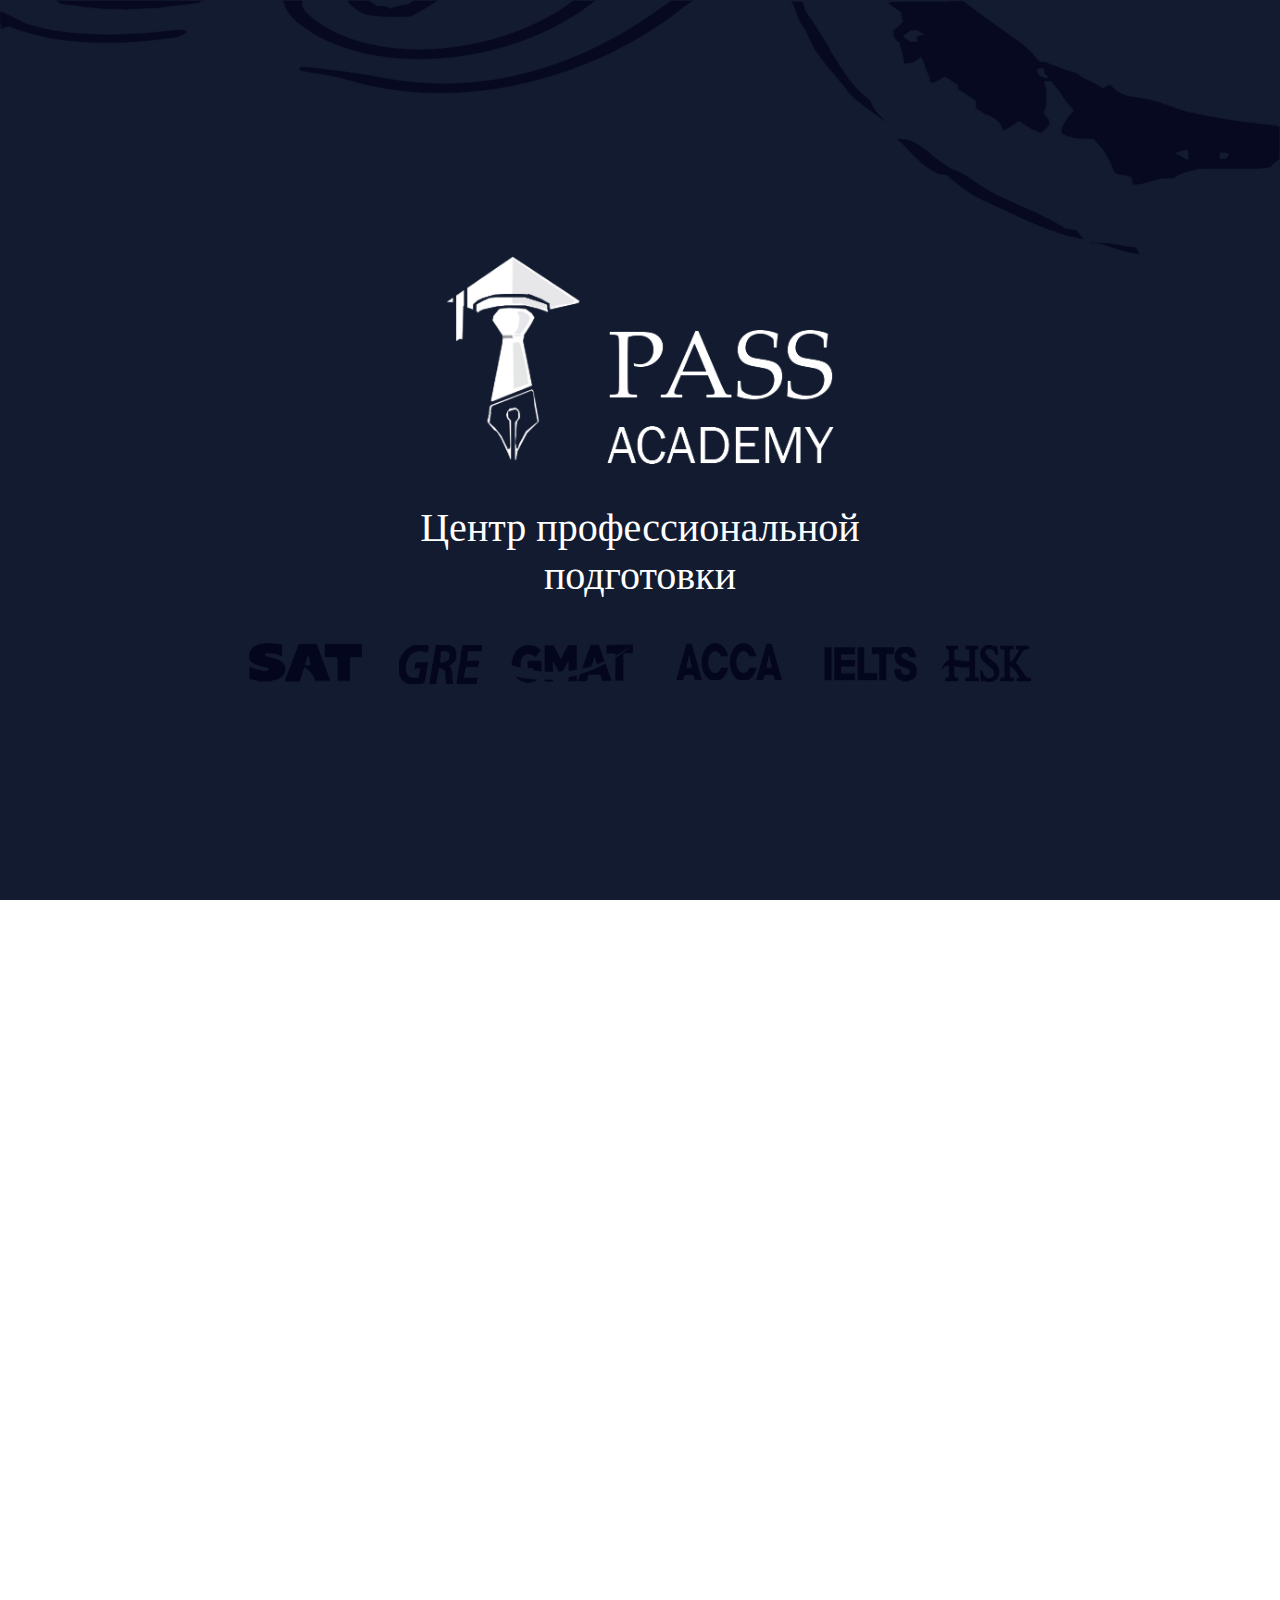
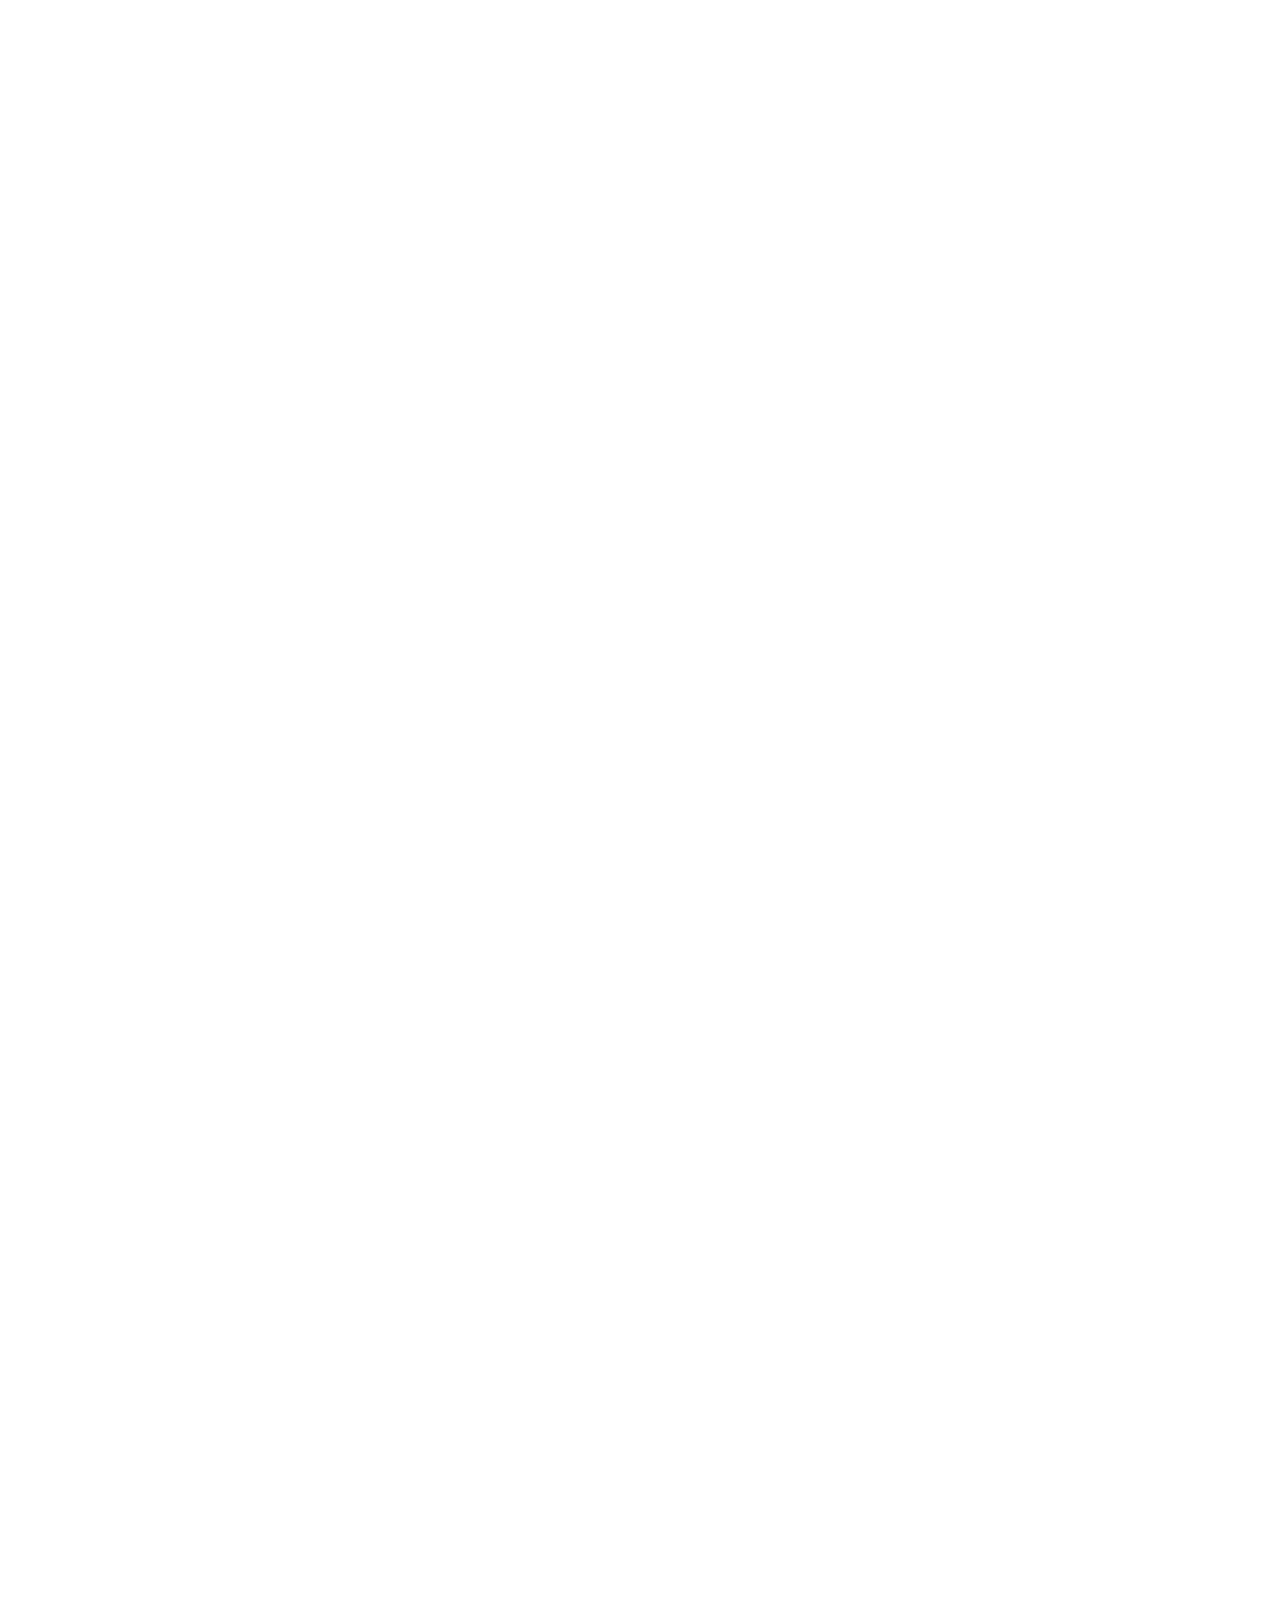
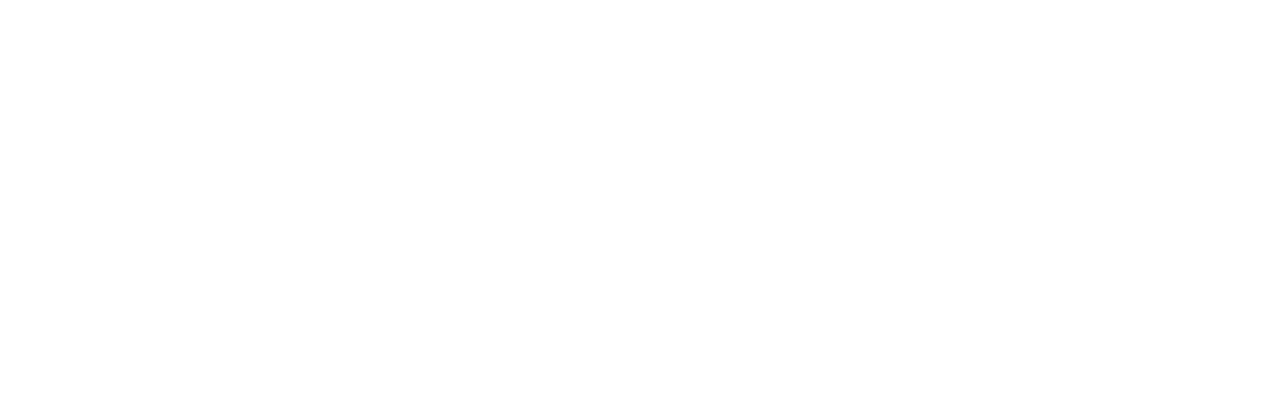
<file: index.html>
<!DOCTYPE html>
<html lang="en">

<head>

    <meta charset="utf-8">
    <meta name="viewport" content="width=device-width, initial-scale=1, shrink-to-fit=no">
    <meta name="description" content="">
    <meta name="author" content="">

    <title>Pass Academy</title>

    <!-- Bootstrap core CSS -->
    <link href="vendor/bootstrap/css/bootstrap.min.css" rel="stylesheet">
    <link href="vendor/bootstrap/css/jquery.fullPage.css" rel="stylesheet">

    <!-- Custom styles for this template -->
    <link href="css/main.css" rel="stylesheet">

    <!-- Bootstrap core JavaScript -->
    <script src="vendor/jquery/jquery.js"></script>

    <!-- Plugin JavaScript -->
    <script src="vendor/jquery/jquery.easing.min.js"></script>
    <script src="vendor/jquery/jquery.fullPage.js"></script>
    <script src="vendor/jquery/scrolloverflow.min.js"></script>
    <!-- Custom JavaScript for this theme -->
    <script>
        $(document).ready(function () {
            $('#fullpage').fullpage({
                //Navigation
                menu: '#menu',
                lockAnchors: false,
                anchors: ['page1', 'page2', 'page3', 'page4'],
                navigation: false,
                navigationPosition: 'right',
                navigationTooltips: ['01', '02', '03', '04'],
                showActiveTooltip: true,
                slidesNavigation: true,
                slidesNavPosition: 'bottom',
                easing: 'swing',
                scrollOverflow: true,

                afterLoad: function (anchorLink, index) { // you need to add the parameters
                    // simply ask fullpage for section index:
                    if (index === 1) {
                        $('#menu').hide(); // or toggle by class
                    }
                    else {
                        $('#menu').show(); // or toggle by class
                    }

                    if (index === 4) {
                        $('.scroll-next-btn').hide();
                        $('#menu a').addClass('color-dark-blue');
                        $('#menu').addClass('dark');
                    } else {
                        $('.scroll-next-btn').attr('href', '#page' + (index + 1)).show();
                        $('#menu a').removeClass('color-dark-blue');
                        $('#menu').removeClass('dark');
                    }
                }
            });
        });
    </script>
</head>

<body id="page-top">
<ul id="menu" class="line-list list-unstyled text-right font-weight-bold">
    <span class="line"></span>
    <li data-menuanchor="page1" class=""><a href="#page1">01</a></li>
    <li data-menuanchor="page2" class="active"><a href="#page2">02</a></li>
    <li data-menuanchor="page3" class=""><a href="#page3">03</a></li>
    <li data-menuanchor="page4" class=""><a href="#page4">04</a></li>
    <li data-menuanchor="page5" class="disabled"><a href="#" class="disabled">05</a></li>
</ul>
<a class="scroll-next-btn" href="#page2" style="">
    <span class="fa-layers fa-fw fa-2x">
        <i class="far fa-circle"></i>
        <i class="fa-inverse fas fa-chevron-down" data-fa-transform="shrink-8"></i>
    </span>
</a>
<div class="mobile-menu">
    <img class="img-fluid float-left" src="img/logotype.png">
    <a href="#">
        <img class="img-fluid float-right" src="img/menu_btn.png">
    </a>
</div>
<div id="fullpage">
    <div class="section bg-primary-own text-white">
        <img class="img-fluid img-header" src="img/header.png" style="position: absolute; top: 0;">
        <div class="container text-center">
            <div class="img-fluid">
                <a class="" href="#">
                    <img class="img-logotype" src="img/logotype.png">
                </a>
            </div>
            <div class="header-desktop-center">
                <div class="header-text">
                    <h1>Центр профессиональной <br> подготовки</h1>
                </div>
                <div class="img-fluid">
                    <img class="img-partners" src="img/partners.png">
                </div>
            </div>
            <div class="header-mobile-center">
                <div class="header-text">
                    <h5>Центр профессиональной <br> подготовки</h5>
                </div>
                <div class="img-fluid">
                    <img class="img-mobile-partners" src="img/mobile_partners.png">
                </div>
            </div>
        </div>
        <img class="img-fluid img-header-mobile" src="img/header.png" style="position: absolute; bottom: 0;">
    </div>

    <div class="section bg-primary-own text-white">
        <div class="container text-center">
            <div class="row">
                <div class="col-lg-12 col-md-12 col-sm-12 col-xl-12 mx-auto" style="display: flex">
                    <div class="section-two-desktop row">
                        <div class="col-md-3 col-lg-3">
                            <div class="img-fluid">
                                <a class="" href="#">
                                    <img class="img-logotype-small" src="img/logotype.png">
                                </a>
                            </div>
                        </div>
                        <div class="col-md-7">
                            <h2>Центр профессиональной <br> подготовки</h2>
                        </div>
                    </div>
                    <div class="section-two-mobile col-sm-12" style="margin-top: 6rem">
                        <div class="col-md-12 text-center">
                            <h5>Центр профессиональной <br> подготовки</h5>
                        </div>
                    </div>
                </div>
                <div class="col-lg-12 col-md-12 col-sm-12 col-xl-12 mx-auto" style="display: flex; margin-top: 7rem; margin-bottom: 7rem;">
                    <div class="col-md-8 offset-md-2 col-sm-12">
                        <p class="lead">
                            This is a great place to talk about your webpage. This template is purposefully
                            unstyled so you can use it as a boilerplate or starting point for you own landing page
                            designs! This template features:
                        </p>
                    </div>
                </div>
            </div>
        </div>
    </div>

    <div class="section bg-primary-own text-white">
        <div class="container text-center">
            <div class="row section-three">
                <div class="col-lg-12 col-md-12 col-sm-12 mx-auto display-flex">
                    <div class="section-two-desktop row">
                        <div class="col-md-3 col-lg-3">
                            <div class="img-fluid">
                                <a class="" href="#">
                                    <img class="img-logotype-small" src="img/logotype.png">
                                </a>
                            </div>
                        </div>
                        <div class="col-md-7">
                            <h2>Центр профессиональной <br> подготовки</h2>
                        </div>
                    </div>
                    <div class="section-two-mobile col-sm-12" style="margin-top: 7rem">
                        <div class="col-md-12 text-center">
                            <h5>Центр профессиональной <br> подготовки</h5>
                        </div>
                    </div>
                </div>
                <div class="col-lg-12 col-md-12 col-sm-12 mx-auto" style="display: flex;">
                    <div class="col-md-8 offset-md-2 col-sm-12 text-left" style="margin-top: 3.5rem;">
                        <h4>
                            Наше предложение простое.
                            Мы гарантируем успешный результат по
                            следующим пунктам:
                        </h4>
                        <div class="row pd-top-25 display-flex">
                            <div class="col-md-4 col-sm-12">
                                <div class="sections">
                                    <h6>Экзамены для поступления в ВУЗ:</h6>
                                    <ul class="list-unstyled">
                                        <li>IELTS</li>
                                        <li>TOEFL</li>
                                        <li>HSK</li>
                                        <li>GMAT</li>
                                        <li>SAT</li>
                                        <li>GRE</li>
                                    </ul>
                                </div>
                                <div class="col-12 text-center">
                                    <a href="#" class="btn btn-light">Подробней</a>
                                </div>
                            </div>
                            <div class="col-md-4 col-sm-12">
                                <div class="sections">
                                    <h6>Квалификационные экзамены:</h6>
                                    <ul class="list-unstyled">
                                        <li>
                                            ACCA
                                        </li>
                                        <li>CFA</li>
                                        <li>DipLFR</li>
                                    </ul>
                                </div>
                                <div class="col-12 text-center">
                                    <a href="acca.html" class="btn btn-light">Подробней</a>
                                </div>
                            </div>
                            <div class="col-md-4 col-sm-12">
                                <div class="sections">
                                    <h6>HR Coaching:</h6>
                                    <ul class="list-unstyled">
                                        <li>HR Coaching/Consulting</li>
                                        <li>Написание CV</li>
                                        <li>Motivation letters</li>
                                    </ul>
                                </div>
                                <div class="col-12 text-center">
                                    <a href="#" class="btn btn-light">Подробней</a>
                                </div>
                            </div>
                        </div>
                    </div>
                </div>
            </div>
        </div>
    </div>
    <div class="section bg-light-own">
        <!-- Footer -->
        <div class="container text-center">
            <div class="row">
                <div class="col-lg-12 col-md-12 mx-auto" style="display: flex; margin-top: 25px;">
                    <h1 class="font-weight-bold footer-header">КЛАСС</h1>
                    <div class="col-md-11 footer"></div>
                    <img class="" src="img/note.png" style="">
                </div>
            </div>
        </div>
    </div>
</div>
</body>

</html>
</file>
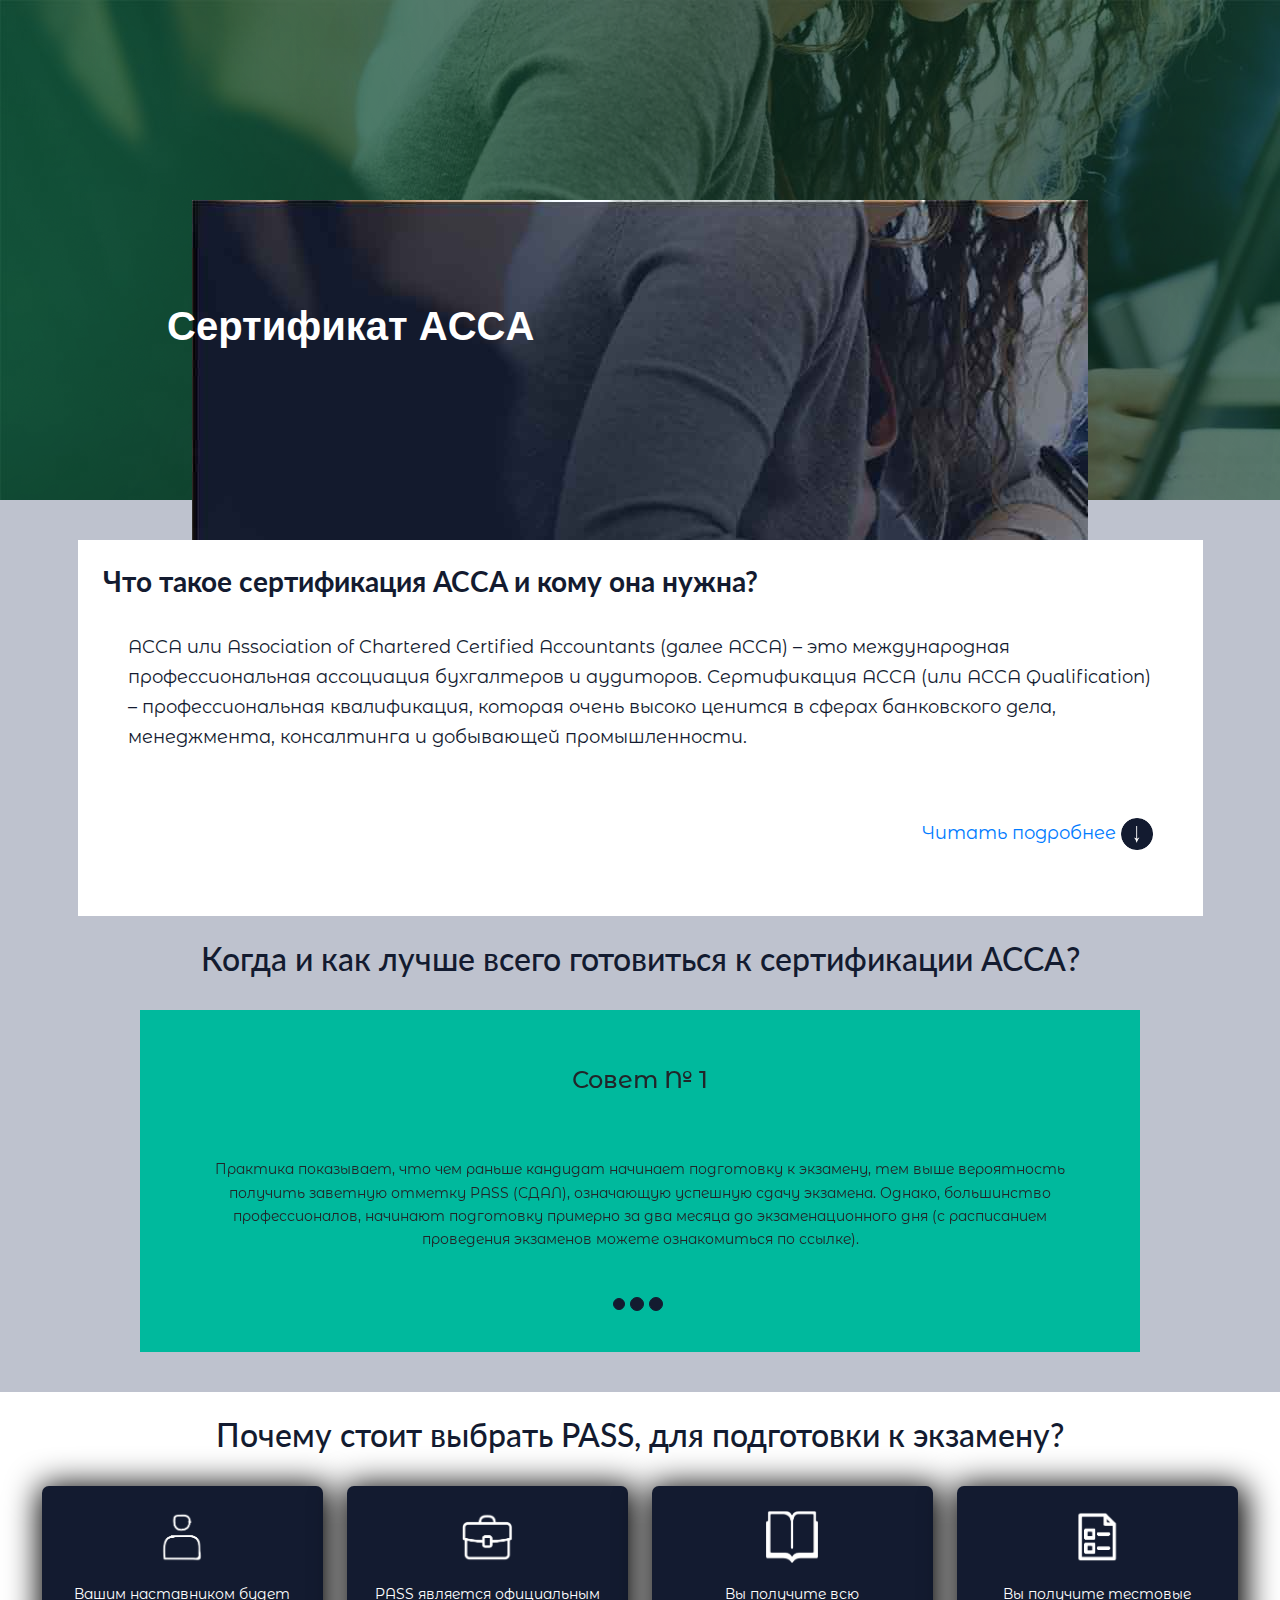
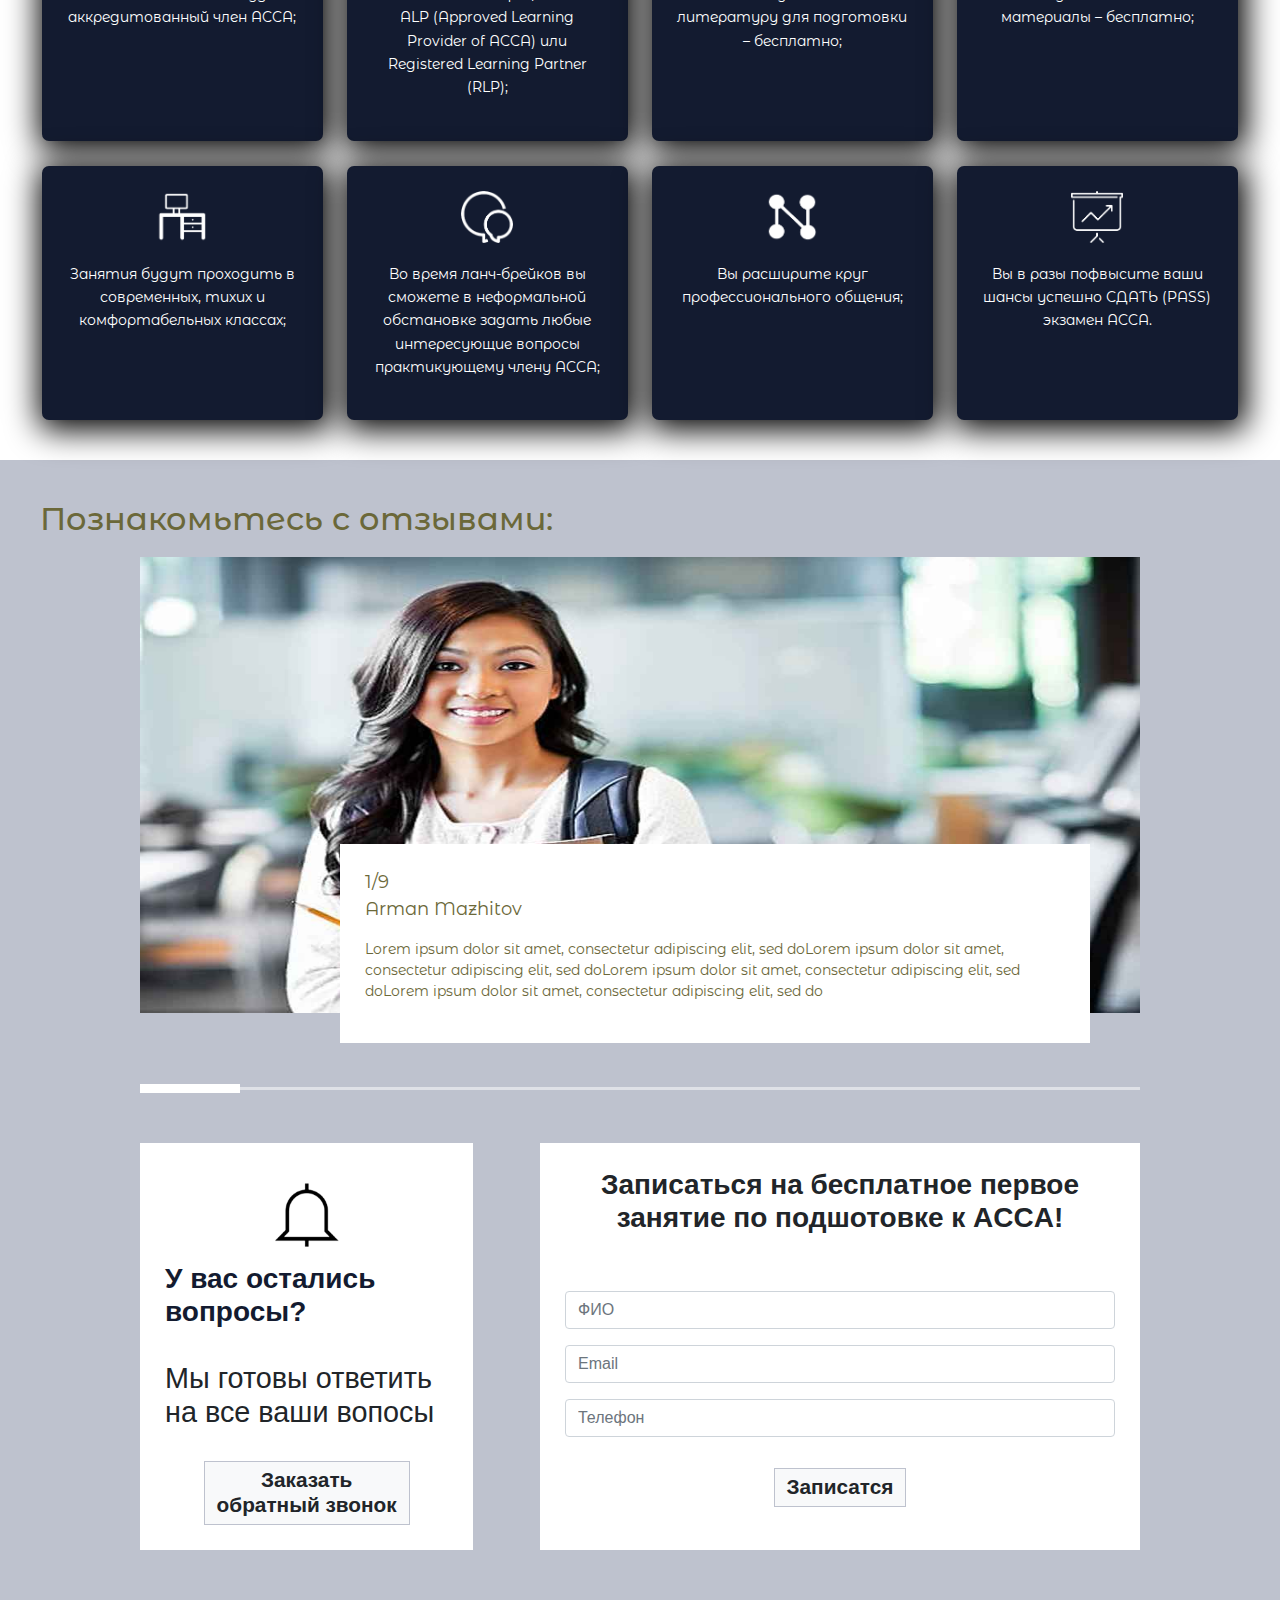
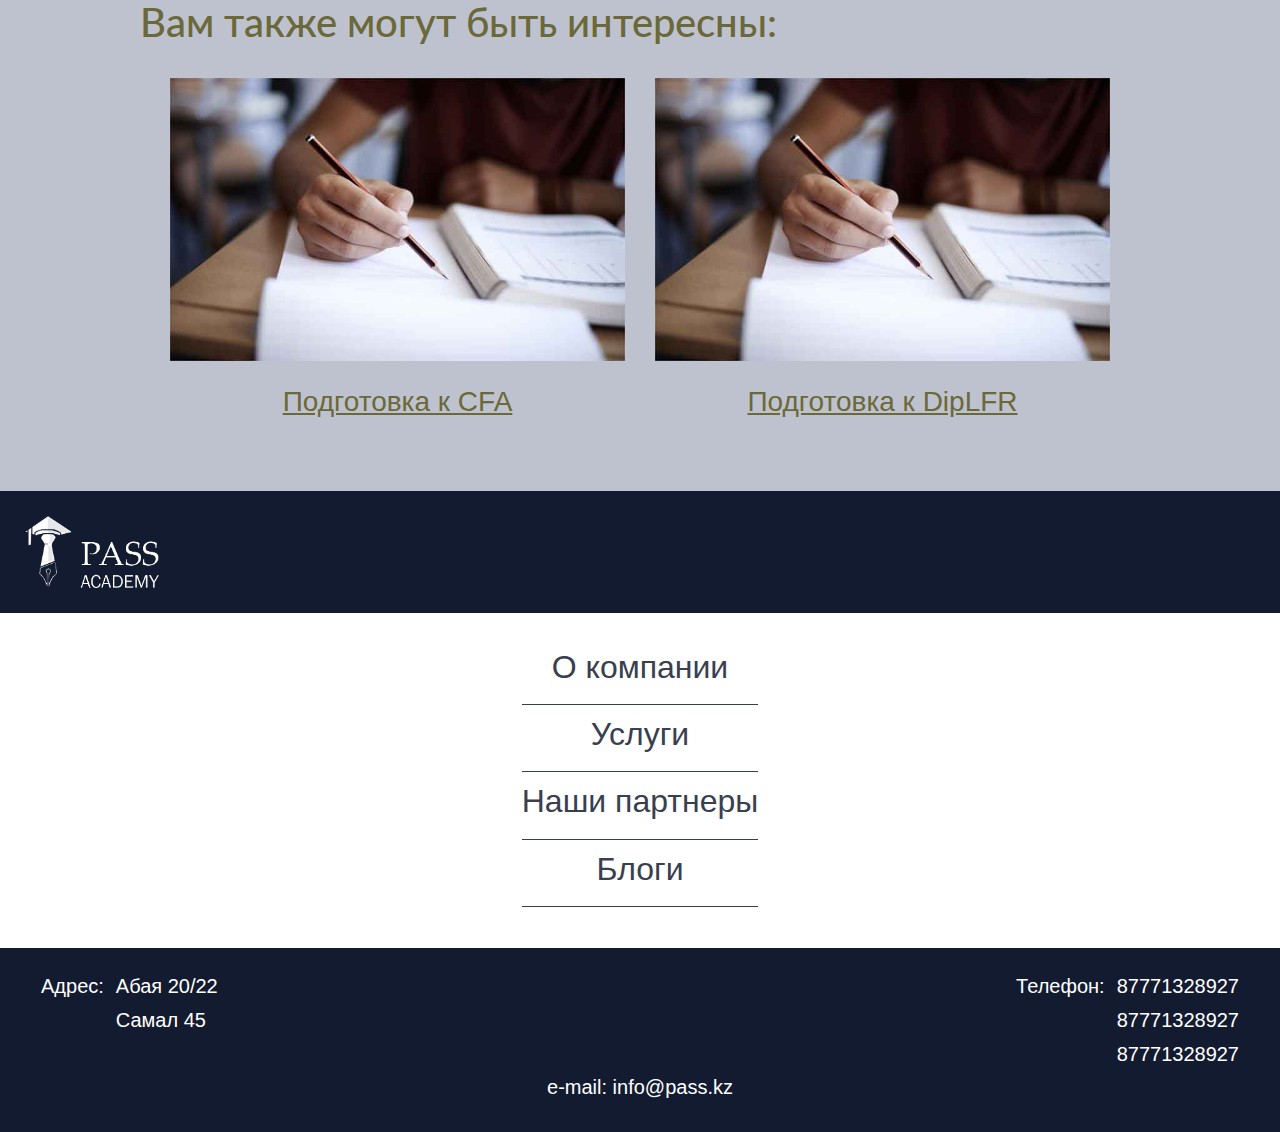
<file: acca.html>
<!DOCTYPE html>
<html lang="en">

<head>

    <meta charset="utf-8">
    <meta name="viewport" content="width=device-width, initial-scale=1, shrink-to-fit=no">
    <meta name="description" content="">
    <meta name="author" content="">

    <title>Pass Academy</title>

    <!-- Bootstrap core CSS -->
    <link href="vendor/bootstrap/css/bootstrap.min.css" rel="stylesheet">
    <link href="vendor/bootstrap/css/bootstrap.css">

    <!-- Custom styles for this template -->
    <link href="css/acca.css" rel="stylesheet">
    <link href="https://fonts.googleapis.com/css?family=Lato:400,900|Montserrat+Alternates&amp;subset=cyrillic" rel="stylesheet">
</head>

<body id="page-top">

<header class="bg-custom">
    <div class="wrapper"></div>
    <div class="bg-second">
        <h1 class="text-white header-text font-weight-bold">Сертификат ACCA</h1>
    </div>
</header>

<section id="" class="bg-gray-own">
    <div class="col-md-12">
        <div class="col-md-12 white-block text-color-dark-blue">
            <h3 class="text-color-dark-blue text-header font-weight-bold">Что такое сертификация ACCA  и кому она нужна?</h3>
            <p class="text-first text-size-18">
                ACCA или Association of Chartered Certified Accountants (далее ACCA) – это международная профессиональная ассоциация бухгалтеров и аудиторов. Сертификация ACCA (или ACCA Qualification) – профессиональная квалификация, которая очень высоко ценится в сферах банковского дела, менеджмента, консалтинга и добывающей промышленности.
            </p>
            <p class="text-first text-right text-size-18">
                <a class="" href="#">
                    Читать подробнее
                    <img width="32" height="32" src="img/readmore.png" class="">
                </a>
            </p>
        </div>
        <br>
        <h2 class="text-center text-color-dark-blue text-header" style="font-weight: 500;">Когда и как лучше всего готовиться к  сертификации ACCA?</h2>
        <br>
        <div class="green-block">
            <div id="carousel-generic" class="carousel slide" data-ride="carousel">
                <!-- Indicators -->
                <ul class="carousel-indicators">
                    <li data-target="#carousel-generic" data-slide-to="0" class="active"></li>
                    <li data-target="#carousel-generic" data-slide-to="1"></li>
                    <li data-target="#carousel-generic" data-slide-to="2"></li>
                </ul>

                <!-- Wrapper for slides -->
                <div class="carousel-inner" role="listbox">
                    <div class="carousel-item active">
                        <h4 class="text-first text-center">Совет № 1</h4>
                        <p class="text-first text-center">
                            Практика показывает, что чем раньше кандидат начинает подготовку к экзамену, тем выше вероятность получить заветную отметку PASS (СДАЛ), означающую успешную сдачу экзамена. Однако, большинство профессионалов, начинают подготовку примерно за два месяца до экзаменационного дня (с расписанием проведения экзаменов можете
                            ознакомиться по ссылке).
                        </p>
                    </div>
                    <div class="carousel-item">
                        <h4 class="text-first text-center">Совет № 2</h4>
                        <p class="text-first text-center">
                            Практика показывает, что чем раньше кандидат начинает подготовку к экзамену, тем выше вероятность получить заветную отметку PASS (СДАЛ), означающую успешную сдачу экзамена. Однако, большинство профессионалов, начинают подготовку примерно за два месяца до экзаменационного дня (с расписанием проведения экзаменов можете
                            ознакомиться по ссылке).
                        </p>
                    </div>
                    <div class="carousel-item">
                        <h4 class="text-first text-center">Совет № 3</h4>
                        <p class="text-first text-center">
                            Практика показывает, что чем раньше кандидат начинает подготовку к экзамену, тем выше вероятность получить заветную отметку PASS (СДАЛ), означающую успешную сдачу экзамена. Однако, большинство профессионалов, начинают подготовку примерно за два месяца до экзаменационного дня (с расписанием проведения экзаменов можете
                            ознакомиться по ссылке).
                        </p>
                    </div>
                </div>
            </div>
        </div>
    </div>
</section>

<section id="why" class="section-why">
    <div class="col-md-12">
        <br>
        <h2 class="text-center text-color-dark-blue text-header" style="font-weight: 500;">Почему стоит выбрать PASS, для подготовки к экзамену?</h2>
        <br>
        <div class="col-md-12" style="display: flex">
            <div class="pass-box-dark">
                <img src="img/why8.png">
                <p>Вашим наставником будет аккредитованный член ACCA;</p>
            </div>
            <div class="pass-box-dark">
                <img src="img/why7.png">
                <p>PASS является официальным ALP (Approved Learning Provider of ACCA) или Registered Learning Partner (RLP);</p>
            </div>
            <div class="pass-box-dark">
                <img src="img/why6.png">
                <p>Вы получите всю литературу для подготовки – бесплатно;</p>
            </div>
            <div class="pass-box-dark">
                <img src="img/why5.png">
                <p>Вы получите тестовые материалы – бесплатно;</p>
            </div>
        </div>

        <div class="col-md-12" style="display: flex; padding-top: 25px">
            <div class="pass-box-dark">
                <img src="img/why4.png">
                <p>Занятия будут проходить в современных, тихих и комфортабельных классах;</p>
            </div>
            <div class="pass-box-dark">
                <img src="img/why3.png">
                <p>Во время ланч-брейков вы сможете в неформальной обстановке задать любые интересующие вопросы практикующему члену ACCA;</p>
            </div>
            <div class="pass-box-dark">
                <img src="img/why2.png">
                <p>Вы расширите круг профессионального общения;</p>
            </div>
            <div class="pass-box-dark">
                <img src="img/why1.png">
                <p>Вы в разы пофвысите ваши шансы успешно СДАТЬ (PASS) экзамен ACCA.</p>
            </div>
        </div>
    </div>
</section>

<section id="response" class="bg-gray-own">
    <div class="col-md-12">
        <div class="text-header-response">
            <h2 class="text-header-feedback text-color-brown">Познакомьтесь с отзывами:</h2>
        </div>
        <div class="slider-block">
            <div id="carousel-thinks" class="carousel slide" data-ride="carousel">
                <!-- Indicators -->
                <ul class="carousel-indicators">
                    <li data-target="#carousel-thinks" data-slide-to="0" class="active"></li>
                    <li data-target="#carousel-thinks" data-slide-to="1"></li>
                    <li data-target="#carousel-thinks" data-slide-to="2"></li>
                    <li data-target="#carousel-thinks" data-slide-to="2"></li>
                    <li data-target="#carousel-thinks" data-slide-to="2"></li>
                    <li data-target="#carousel-thinks" data-slide-to="2"></li>
                    <li data-target="#carousel-thinks" data-slide-to="2"></li>
                    <li data-target="#carousel-thinks" data-slide-to="2"></li>
                    <li data-target="#carousel-thinks" data-slide-to="2"></li>
                    <li data-target="#carousel-thinks" data-slide-to="2"></li>
                </ul>

                <!-- Wrapper for slides -->
                <div class="carousel-inner" role="listbox">
                    <div class="carousel-item active">
                        <img class="" width="100%" height="456px" src="img/slider1.jpg" alt="Slider 1">
                        <div class="carousel-caption">
                            <p class="text-caption text-size-18">
                                1/9<br>
                                Arman Mazhitov
                            </p>
                            <p class="text-caption text-size-14">Lorem ipsum dolor sit amet, consectetur adipiscing elit, sed doLorem ipsum dolor sit amet, consectetur adipiscing elit, sed doLorem ipsum dolor sit amet, consectetur adipiscing elit, sed doLorem ipsum dolor sit amet, consectetur adipiscing elit, sed do</p>
                        </div>
                    </div>
                    <div class="carousel-item carousel-item-next-pre">
                        <img class="" width="100%" height="456px" src="img/slider2.jpg" alt="Slider 1">
                        <div class="carousel-caption">
                            <p class="text-caption text-size-18">
                                1/9<br>
                                Arman Mazhitov
                            </p>
                            <p class="text-caption text-size-14">Lorem ipsum dolor sit amet, consectetur adipiscing elit, sed doLorem ipsum dolor sit amet, consectetur adipiscing elit, sed doLorem ipsum dolor sit amet, consectetur adipiscing elit, sed doLorem ipsum dolor sit amet, consectetur adipiscing elit, sed do</p>
                        </div>
                    </div>
                    <div class="carousel-item">
                        <img class="" width="100%" height="456px" src="img/slider1.jpg" alt="Slider 1">
                        <div class="carousel-caption">
                            <p class="text-caption text-size-18">
                                1/9<br>
                                Arman Mazhitov
                            </p>
                            <p class="text-caption text-size-14">Lorem ipsum dolor sit amet, consectetur adipiscing elit, sed doLorem ipsum dolor sit amet, consectetur adipiscing elit, sed doLorem ipsum dolor sit amet, consectetur adipiscing elit, sed doLorem ipsum dolor sit amet, consectetur adipiscing elit, sed do</p>
                        </div>
                    </div>
                </div>
            </div>
        </div>

        <div class="slider-block">
            <div class="col-md-12" style="display: flex; padding: 0;">
                <div class="slider-white-block text-center col-md-4" style="margin-left: 0;">
                    <img src="img/notify.png" width="64" height="64" class="mg-15">
                    <h3 class="text-left text-color-dark-blue font-weight-bold">У вас остались  вопросы?</h3>
                    <br>
                    <p class="text-left" style="font-size: 1.8rem; line-height: 1.2;">Мы готовы ответить на  все ваши вопосы</p>
                    <button class="btn btn-light">Заказать <br> обратный звонок</button>
                </div>
                <div class="col-md-8 slider-white-block text-center" style="">
                    <h3 class="font-weight-bold">Записаться на бесплатное первое   занятие по подшотовке к ACCA!</h3>
                    <br>
                    <br>
                    <form class="" action="#">
                        <div class="form-group">
                            <input class="form-control" type="text" placeholder="ФИО">
                        </div>
                        <div class="form-group">
                            <input class="form-control" type="email" placeholder="Email">
                        </div>
                        <div class="form-group">
                            <input class="form-control" type="tel" placeholder="Телефон">
                        </div>
                        <button class="btn btn-light">Записатся</button>
                    </form>
                </div>
            </div>
        </div>
        <br>
        <br>
        <div class="slider-block">
            <h1 class="text-header text-color-brown">Вам также могут быть интересны:</h1>
            <br>
            <div class="col-md-12" style="display: flex">
                <div class="col-md-6">
                    <img src="img/interest1.jpg" width="100%" height="auto">
                    <a href="#" class="interest text-color-brown">
                        <h3 class="text-center ">Подготовка к CFA</h3>
                    </a>
                </div>
                <div class="col-md-6">
                    <img src="img/interest1.jpg" width="100%" height="auto">
                    <a href="#" class="interest text-color-brown">
                        <h3 class="text-center">Подготовка к DipLFR</h3>
                    </a>
                </div>
            </div>
        </div>
    </div>
</section>

<section id="footer" class="footer">
    <div class="col-md-12">
        <div class="row dark-block">
            <img src="img/logotype.png" height="72">
        </div>
        <div class="row slider-white-block text-center">
            <ul class="list-unstyled list-inline vertical-center">
                <li>
                    <a href="#">
                        <h2>О  компании</h2>
                    </a>
                </li>
                <li>
                    <a href="#">
                        <h2>Услуги</h2>
                    </a>
                </li>
                <li>
                    <a href="#">
                        <h2>Наши партнеры</h2>
                    </a>
                </li>
                <li>
                    <a href="#">
                        <h2>Блоги</h2>
                    </a>
                </li>
            </ul>
        </div>
        <div class="row dark-block text-white">
            <div class="col-md-6">
                <table class="">
                    <tr>
                        <td>
                            <h5>
                                Адрес:
                            </h5>
                        </td>
                        <td>
                            <h5 class="mg-lf-10">
                                Абая 20/22
                            </h5>
                        </td>
                    </tr>
                    <tr>
                        <td></td>
                        <td>
                            <h5 class="mg-lf-10">
                                Самал 45
                            </h5>
                        </td>
                    </tr>
                </table>
            </div>
            <div class="col-md-6">
                <table class="float-right">
                    <tr>
                        <td>
                            <h5>
                                Телефон:
                            </h5>
                        </td>
                        <td>
                            <h5 class="mg-lf-10">
                                87771328927
                            </h5>
                        </td>
                    </tr>
                    <tr>
                        <td></td>
                        <td>
                            <h5 class="mg-lf-10">
                                87771328927
                            </h5>
                        </td>
                    </tr>
                    <tr>
                        <td></td>
                        <td>
                            <h5 class="mg-lf-10">
                                87771328927
                            </h5>
                        </td>
                    </tr>
                </table>
            </div>
            <div class="col-md-12 text-center">
                <h5>e-mail: info@pass.kz</h5>
            </div>
        </div>
    </div>
</section>

<!-- Bootstrap core JavaScript -->
<script src="vendor/jquery/jquery.js"></script>
<script src="vendor/bootstrap/js/bootstrap.js"></script>
<script>
    $('.carousel').carousel();
    $('#carousel-thinks').on('slide.bs.carousel', function (event) {
        // do something…
        var active = $(event.target).find('.carousel-inner > .carousel-item.active');
        var from = active.index();
        var next = $(event.relatedTarget);
        var to = next.index();
        var direction = event.direction;
        var x = direction=='left'?(to+2):(to-2);
        $('#carousel-thinks>.carousel-item.carousel-item-next-pre').removeClass('carousel-item-next-pre');
        //console.log(x);
        $('#carousel-thinks>.carousel-item').eq(x).addClass('carousel-item-next-pre');
    });
</script>
</body>

</html>
</file>
<file: css/acca.css>
.mg-15{
    margin: 15px;
}
.mg-lf-10{
    margin-left: 10px;
}
.bg-custom{
    background: url("../img/acca_background.jpg");
    width: 100%;
    height: 500px;
}

.wrapper{
    position: absolute;
    background: url("../img/wrapper.png");
    width: 100%;
    height: 500px;
}
.bg-second{
    position: absolute;
    background: url("../img/back_second.jpg");
    width: 70%;
    margin-left: 15%;
    height: 340px;
    top: 200px;
    z-index: 2;
}
.header-text{
    position: absolute;
    top: 30%;
    left: -25px;
}
.bg-gray-own{
    background-color: #bec2ce;
    padding-top: 40px;
    padding-bottom: 40px;
}
.white-block{
    background-color: #FFF;
    width: 90%;
    margin-left: 5%;
    padding: 25px;
}
.dark-block{
    background-color: rgb( 19, 27, 48 );
    padding: 25px;
}
.text-color-dark-blue{
    color: rgb( 19, 27, 48 );
}
.text-color-brown{
    color: #6b6839;
}
p{
    font-size: 14px;
}
.text-first{
    font-family: 'Montserrat Alternates', sans-serif;
    line-height: 1.667;
    text-align: left;
    padding: 25px;
}
.green-block{
    background-color: #00b99d;
    width: 80%;
    margin-left: 10%;
    padding: 25px;
    text-align: center;
}
.slider-block{
    background-color: transparent;
    width: 80%;
    margin-left: 10%;
}
.slider-white-block{
    background-color: #FFF;
    padding: 25px;
}
.col-md-8.slider-white-block{
    margin-left: 6.666%;
    width: 60%;
    flex: 0 0 60%;
}
.text-header{
    font-family: 'Lato', sans-serif;
}
.text-header-feedback{
    font-family: 'Montserrat Alternates', sans-serif;
}
.text-caption{
    font-family: 'Montserrat Alternates', sans-serif;
}
.text-size-18{
    font-size: 18px;
}
.text-size-14{
    font-size: 14px;
}
.pass-box-dark {
    border-radius: 7px;
    background-color: rgb( 19, 27, 48 );
    box-shadow: 2.5px 4.33px 32px 5px rgb( 0, 0, 0 );
    height: auto;
    width: 23%;
    margin-right: 2%;
    padding: 25px;
    color: #FFF;
    text-align: center;
}
.pass-box-dark:first-child{
    margin-left: 1%;
}
.pass-box-dark:last-child{
    margin-right: 1%;
}
.pass-box-dark > p{
    margin-top: 20px;
    font-size: 14px;
    font-family: 'Montserrat Alternates', sans-serif;
    line-height: 1.667;
}
.pass-box-dark > img{
    width: 52px;
    height: 52px;
}
.section-why{
    padding-bottom: 40px;
}
.text-header-response{
    padding: 0 25px 10px;
}
.vertical-center{
    margin-left: auto;
    margin-right: auto;
}
/** Carousel Styles **/
#carousel-generic>.carousel-inner>.carousel-item{
    margin-bottom: 50px;
}
#carousel-generic>.carousel-indicators{
    bottom: 0;
}
#carousel-generic>.carousel-indicators li {
    display: inline-block;
    width: 14px;
    height: 14px;
    margin: 1px 5px 0 0;
    text-indent: -999px;
    cursor: pointer;
    background-color:  rgb( 19, 27, 48 );;
    border: 1px solid  rgb( 19, 27, 48 );;
    border-radius: 10px;
}
#carousel-generic>.carousel-indicators li.active{
    width: 12px;
    height: 12px;
    margin: 2px 5px 0 0;
    background-color:  rgb( 19, 27, 48 );;
}
/** Feedback Carousel Styles **/
#carousel-thinks{
    margin-bottom: 100px;
}
#carousel-thinks .carousel-item .carousel-caption{
    background-color: #FFF;
    padding: 25px;
    text-align: left;
    color: #6b6839;
    bottom: -30px;
    left: 20%;
    right: 5%;
}
#carousel-thinks>.carousel-indicators{
    bottom: -50px;
    margin: 0;
}
#carousel-thinks>.carousel-indicators li{
    margin: 0;
    width: 10%;
}
#carousel-thinks>.carousel-indicators li.active{
    height: 9px;
    margin-top: -3px;
}
#carousel-thinks>.carousel-inner{
    overflow: hidden;
    height: 486px;
}
/**#carousel-thinks>.carousel-inner>.carousel-item{
    position:absolute;
    top: 0;
    display:block;
    width:90%;
    transition:-webkit-transform .6s ease;
    transition:transform .6s ease;
    transition:transform .6s ease,-webkit-transform .6s ease;
    -webkit-backface-visibility:hidden;
    backface-visibility:hidden;
    -webkit-perspective:1000px;
    perspective:1000px
}
.carousel-item-next,.carousel-item-prev,.carousel-item.active{
    display:block
}
.carousel-item-next-pre{
    position: absolute;
    right: -890px;
    display: block;
    top: 0;
}
.carousel-item-next,.carousel-item-prev{
    position:absolute;
    top:0;
}
.carousel-item-next.carousel-item-left,.carousel-item-prev.carousel-item-right{
    -webkit-transform:translateX(0);
    transform:translateX(0)
}
@supports ((-webkit-transform-style:preserve-3d) or (transform-style:preserve-3d)){
    .carousel-item-next.carousel-item-left,.carousel-item-prev.carousel-item-right{
        -webkit-transform:translate3d(0,0,0);
        transform:translate3d(0,0,0)}
}
.active.carousel-item-right,.carousel-item-next{
    -webkit-transform:translateX(90%);
    transform:translateX(90%)
}
@supports ((-webkit-transform-style:preserve-3d) or (transform-style:preserve-3d)){
    .active.carousel-item-right,.carousel-item-next{
        -webkit-transform:translate3d(90%,0,0);
        transform:translate3d(90%,0,0)}
}
.active.carousel-item-left,.carousel-item-prev{
    -webkit-transform:translateX(-90%);transform:translateX(-90%)
}
@supports ((-webkit-transform-style:preserve-3d) or (transform-style:preserve-3d)){
    .active.carousel-item-left,.carousel-item-prev{
        -webkit-transform:translate3d(-90%,0,0);
        transform:translate3d(-90%,0,0)
    }
}**/

.slider-white-block .btn.btn-light {
    border-radius: 0;
    border-color: #bec2ce;
    font-weight: bold;
    font-size: 1.3rem;
    line-height: 1.2;
    margin-top: 15px;
}
.interest{
    text-decoration: underline;
    padding: 15px;
}
.footer ul>li{
    border-bottom: 1px solid #393f4f;
    padding: 10px 0;
}
.footer ul>li>a{
    color: #393f4f;
}
.footer ul>li>a:hover{
    color: rgb( 19, 27, 48 );
    text-decoration: none;
}
</file>
<file: css/main.css>
/*!
 * Start Bootstrap - Scrolling Nav (https://startbootstrap.com/template-overviews/scrolling-nav)
 * Copyright 2013-2017 Start Bootstrap
 * Licensed under MIT (https://github.com/BlackrockDigital/startbootstrap-scrolling-nav/blob/master/LICENSE)
 */
html, body {
    overflow: auto;
}

header {
    width: 100%;
    height: 100vh;
    padding: 154px 0 100px;
}

h1, h2, h3, h4, h5, h6 {
    font-family: 'Palatino Linotype';
}

a:hover {
    text-decoration: none;
}

.pd-top-25 {
    padding-top: 1.5rem;
}

.bg-primary-own {
    background-color: #131b30;
}

.color-dark-blue {
    color: #131b30;
}

.bg-light-own {
    background-color: #bcbfce;
}
.pad-50-0-15{
    padding: 50px 0 15px;
}
.img-logotype {
    padding: 50px 0 15px;
    width: 35%;
}
.img-logotype-small{
    width: 55%;
}
.img-partners {
    padding: 10px 25px;
    width: 75%;
}

.header-text {
    padding: 25px 0;
}
.img-social-btn, .img-social-btn>i, .img-social-btn.color-dark-blue:hover{
    color: #FFF;
}
.img-social-btn.color-dark-blue, .img-social-btn.color-dark-blue .fa-inverse{
    color: #131b30;
}
.img-social-btn:hover, span .fa-layers:hover{
    text-decoration: none;
    color: #bcbfce;
}
.middle{
    display: table-cell;
    vertical-align: middle;
}
.lead{
    text-align: left;
    font-size: 1.8rem;

}

/** Sections Styles **/
.sections {
    border-left: 1px solid #FFF;
    padding-left: 15px;
    height: 200px;
    margin-bottom: 2rem;
}

.sections > ul {
    padding-left: 15px;
}

/** Footer Styles **/
.footer {
    background: url("../img/footer_image.png") no-repeat;
    background-position: center;
    background-size: cover;
}

.footer-header {
    position: absolute;
    top: -45px;
    left: 150px;
    z-index: 1;
}
section {
    height: 100vh;
    position: relative;
    padding: 0 0 50px 0;
}
/** Menu Styles **/
#menu li {
    position: relative;
    left: -7.2px;
    line-height: 4rem;
}
#menu > li:last-child >a {
    padding-bottom: 0;
}
#menu li.active  {
    background: url("../img/lineactive.png") no-repeat;
    background-position: left;
}
#menu li.disabled {
    background: url("../img/linedisabled.png") no-repeat;
    background-position: left;
}

#menu li a {
    text-decoration: none;
    color: #FFF;
    margin-left: 7px;
    border-left: 1px dashed #FFF;
}
#menu li a.color-dark-blue{
    color: #131b30;
    border-color: #131b30;
}
#menu li.active a:hover {
    color: #bec2ce;
}
#menu li a:hover {
    color: #bec2ce;
}
#menu li a, #menu li.active a {
    display: block;
}
#menu li.active a, #menu li a.color-dark-blue:hover {
    color: #fff;
}
/** Dark line Styles**/
#menu.dark > li.active {
    background: url("../img/lineactive_dark.png") no-repeat;
    background-position: left;
}
#menu.dark > li.disabled {
    background: url("../img/linedisabled_dark.png") no-repeat;
    background-position: left;
}
#menu {
    position: fixed;
    top: 25%;
    right: 0;
    z-index: 70;
    width: 5%;
    padding: 0;
    margin: 0;
}

/** Button Styles **/
.scroll-next-btn {
    position: fixed;
    bottom: 5px;
    z-index: 70;
    margin-left: 50%;
    margin-right: 50%;
    color: #FFF;
}
.scroll-next{
    width: 2rem;
    height: 2rem;
}
.scroll-next-btn:hover{
    color: #bec2ce;
}
.btn.btn-light {
    border-radius: 0;
    border-color: #bec2ce;
    background-color: transparent;
    color: #FFF;
    font-size: 1rem;
    line-height: 1.2;
    margin-bottom: 50px;
    padding-right: 25px;
    padding-left: 25px;
}

.btn.btn-light:hover {
    color: #131b30;
    background-color: #FFF;
}

.img-header-mobile{
    -webkit-transform: rotate(180deg);
    -moz-transform: rotate(180deg);
    -ms-transform: rotate(180deg);
    -o-transform: rotate(180deg);
    transform: rotate(180deg);
}
/** Mobile Styles **/
.mobile-menu{
    position: absolute;
    top: 0;
    width: 100%;
    z-index: 70;
    padding: 10px;
}
.mobile-menu .img-fluid.float-left{
    width: 15%;
}
.mobile-menu .img-fluid.float-right{
    width: 5%;
    margin-top: 10px;
}
.img-mobile-partners{
    padding: 10px 25px;
    width: 75%;
    margin-top: 2rem;
}
.display-flex{
    display: flex;
}
@media (min-width: 992px) {
    .mobile-menu{
        display: none;
    }
    .img-header-mobile, .header-mobile-center, .section-two-mobile{
        display: none;
    }
}
@media (max-width: 992px) {
    .img-partners, .img-logotype, .img-logotype-small{
        display: none;
    }
    .img-header-mobile, .img-header, .header-desktop-center, .section-two-desktop{
        display: none;
    }
    .lead{
        font-size: 1rem;
    }
    .section-three h2{
        font-size: 1.25rem;
        margin-top: 6rem;
    }
    .section-three h4{
        font-size: 1.3rem;
    }
    .display-flex{
         display: block;
    }
    .sections{
        margin-left: 15%;
    }
}
</file>
